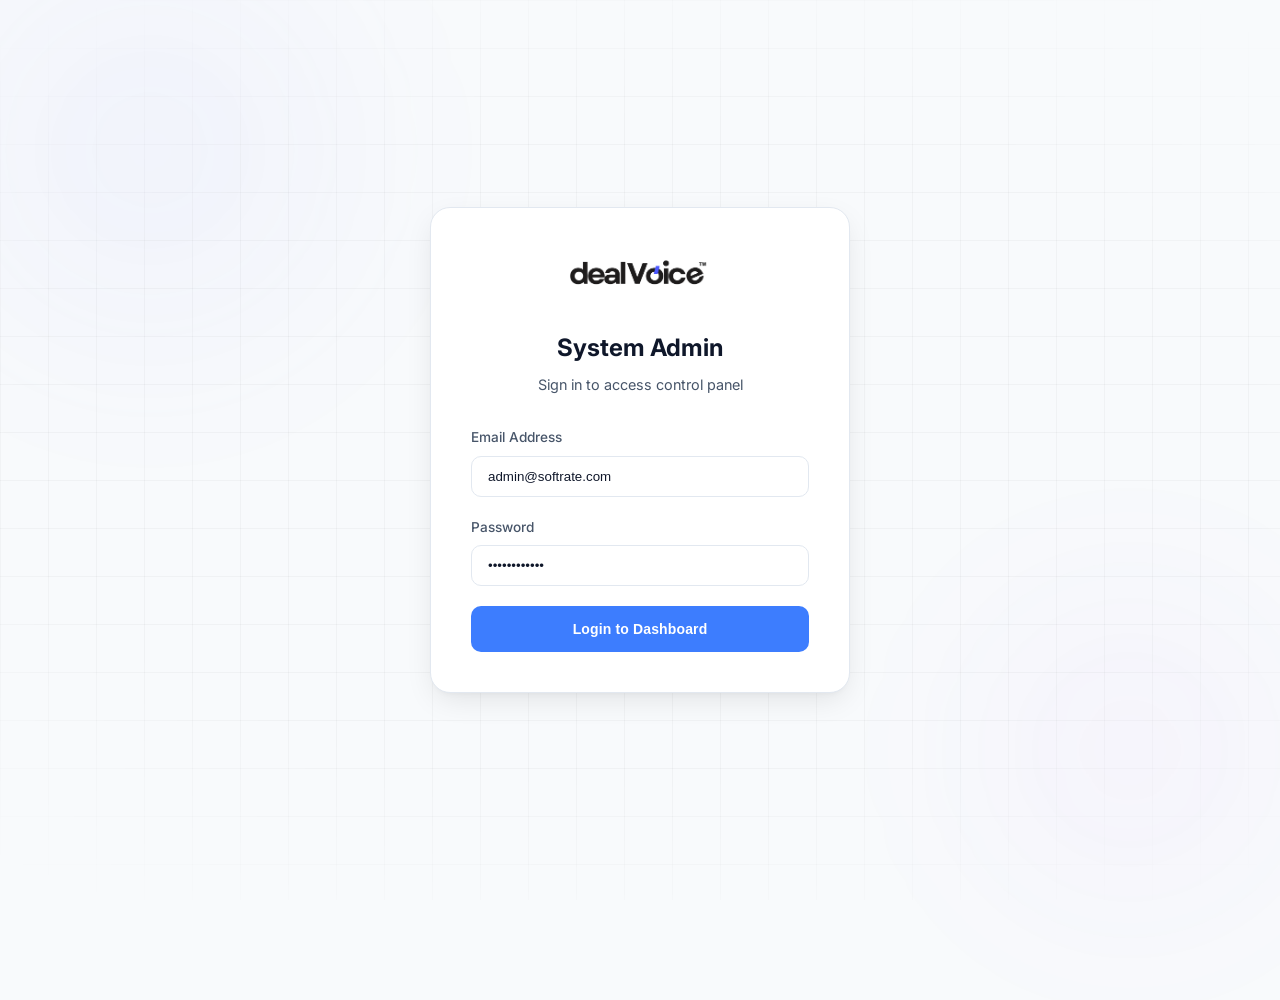
<file: index.html>
<!DOCTYPE html>
<html lang="en">
<head>
    <meta charset="UTF-8">
    <meta name="viewport" content="width=device-width, initial-scale=1.0">
    <title>Main Admin Login | DealVoice</title>
    <link rel="preconnect" href="https://fonts.googleapis.com">
    <link rel="preconnect" href="https://fonts.gstatic.com" crossorigin>
    <link href="https://fonts.googleapis.com/css2?family=Montserrat:wght@600;700&family=Inter:wght@400;500;600;700&display=swap" rel="stylesheet">
    <link rel="stylesheet" href="style.css">
</head>
<body class="auth-page">
    <div class="hero-bg-grid"></div>
    <div class="hero-orb hero-orb-1"></div>
    <div class="hero-orb hero-orb-2"></div>

    <div class="login-card">
        <div class="brand" style="justify-content: center; margin-bottom: 2rem;">
            <div class="brand-icon">
                <img src="assets/icon/logo.png" alt="DealVoice Logo">
            </div>
        </div>

        <h2 style="text-align:center; margin-bottom:0.5rem; font-weight:700;">System Admin</h2>
        <p style="text-align:center; margin-bottom:2rem; color:var(--text-2); font-size:0.9rem;">Sign in to access control panel</p>

        <div id="error" class="error-message"></div>

        <form id="loginForm">
            <div class="form-group">
                <label>Email Address</label>
                <input type="email" name="email" id="email" value="admin@softrate.com" placeholder="admin@softrate.com" required>
            </div>
            <div class="form-group">
                <label>Password</label>
                <input type="password" name="password" id="password" value="Softrate@123" placeholder="••••••••" required>
            </div>
            <button type="submit" class="btn btn-primary" style="width:100%; justify-content:center; padding:0.875rem;">Login to Dashboard</button>
        </form>
    </div>

    <script src="api.js"></script>
    <script>
        document.getElementById('loginForm').addEventListener('submit', async (e) => {
            e.preventDefault();
            const submitBtn = e.target.querySelector('button');
            const errorDiv = document.getElementById('error');
            
            submitBtn.innerText = 'Verifying...';
            submitBtn.disabled = true;
            errorDiv.style.display = 'none';

            const email = document.getElementById('email').value;
            const password = document.getElementById('password').value;

            try {
                const data = await api.login(email, password);
                if (data.success && data.token) {
                    localStorage.setItem('adminToken', data.token);
                    window.location.href = 'dashboard.html';
                } else {
                    errorDiv.style.display = 'block';
                    errorDiv.innerText = data.message || 'Invalid credentials';
                    submitBtn.innerText = 'Login to Dashboard';
                    submitBtn.disabled = false;
                }
            } catch (err) {
                errorDiv.style.display = 'block';
                errorDiv.innerText = 'Network Error: Could not connect to API.';
                submitBtn.innerText = 'Login to Dashboard';
                submitBtn.disabled = false;
            }
        });

        // Check if already logged in
        // though the form post will set a new one if they submit.
        const token = localStorage.getItem('adminToken');
        if (token) {
            window.location.href = 'dashboard.html';
        }
    </script>
</body>
</html>
</file>
<file: style.css>
:root {
    --bg:           #ffffff;
    --bg-main:      #f8fafc;
    --bg-card:      #ffffff;
    --bg-card-2:    #f8fafc;
    --sidebar-bg:   #ffffff;
    --card-hover:   #f1f5f9;
    --border:       #e2e8f0;
    --border-focus: #3D7DFE;
    --border-glow:  rgba(61, 125, 254, 0.2);
    --accent:       #3D7DFE;
    --accent-2:     #2563eb;
    --accent-glow:  rgba(61, 125, 254, 0.1);
    --blue:         #3D7DFE;
    --purple:       #6366f1;
    --green:        #10b981;
    --orange:       #f59e0b;
    --pink:         #ef4444;
    --red:          #ef4444;
    --text-1:       #0f172a;
    --text-2:       #475569;
    --text-3:       #94a3b8;
    --text-heading: #111827;
    --radius:       20px;
    --font-head:    'Montserrat', sans-serif;
    --font-body:    'Inter', sans-serif;
    --shadow:       0 1px 3px 0 rgba(0, 0, 0, 0.08), 0 1px 2px -1px rgba(0, 0, 0, 0.06);
    --shadow-md:    0 4px 6px -1px rgba(0, 0, 0, 0.08), 0 2px 4px -2px rgba(0, 0, 0, 0.06);
    --shadow-lg:    0 10px 30px -5px rgba(0, 0, 0, 0.1), 0 4px 6px -4px rgba(0, 0, 0, 0.05);
    
    /* Legacy aliases */
    --card-bg: var(--bg-card);
}

* {
    box-sizing: border-box;
    margin: 0;
    padding: 0;
}

body {
    font-family: var(--font-body);
    background-color: var(--bg-main);
    color: var(--text-1);
    line-height: 1.5;
}

/* Auth Pages (Login) */
.auth-page {
    display: flex;
    align-items: center;
    justify-content: center;
    min-height: 100vh;
    overflow: hidden;
    position: relative;
}

.hero-bg-grid {
    position: absolute;
    inset: 0;
    background-image:
        linear-gradient(rgba(0, 0, 0, 0.03) 1px, transparent 1px),
        linear-gradient(90deg, rgba(0, 0, 0, 0.03) 1px, transparent 1px);
    background-size: 48px 48px;
    z-index: 0;
    pointer-events: none;
    mask-image: radial-gradient(ellipse 80% 60% at 50% 50%, black 60%, transparent 100%);
}

.hero-orb {
    position: absolute;
    border-radius: 50%;
    filter: blur(80px);
    z-index: 0;
    pointer-events: none;
    opacity: 0.6;
}

.hero-orb-1 {
    width: 600px;
    height: 600px;
    background: radial-gradient(circle, rgba(99, 102, 241, 0.1) 0%, transparent 70%);
    top: -150px;
    left: -150px;
}

.hero-orb-2 {
    width: 500px;
    height: 500px;
    background: radial-gradient(circle, rgba(168, 85, 247, 0.08) 0%, transparent 70%);
    bottom: -100px;
    right: -100px;
}

.login-card {
    background: var(--bg-card);
    padding: 2.5rem;
    border-radius: var(--radius);
    width: 100%;
    max-width: 420px;
    box-shadow: var(--shadow-lg);
    border: 1px solid var(--border);
    z-index: 10;
    animation: slideUp 0.4s ease-out;
}

@keyframes slideUp {
    from { opacity: 0; transform: translateY(20px); }
    to { opacity: 1; transform: translateY(0); }
}

/* Common Components */
.brand {
    display: flex;
    align-items: center;
    gap: 12px;
}

.brand-icon {
    display: flex;
    align-items: center;
    justify-content: center;
}

.brand-icon img {
    width: 160px;
    height: 50px;
    object-fit: contain;
    border-radius: 12px;
}

.brand-name {
    font-family: var(--font-head);
    font-size: 1.5rem;
    font-weight: 700;
    color: var(--text-1);
    letter-spacing: -0.02em;
}

/* Dashboard Layout */
.dashboard-page {
    display: flex;
    min-height: 100vh;
}

.sidebar {
    width: 280px;
    background-color: var(--sidebar-bg);
    border-right: 1px solid var(--border);
    display: flex;
    flex-direction: column;
    padding: 2rem 1.5rem;
    flex-shrink: 0;
    position: sticky;
    top: 0;
    height: 100vh;
}

.main-content {
    flex: 1;
    padding: 2.5rem;
    overflow-y: auto;
}

.nav {
    display: flex;
    flex-direction: column;
    gap: 0.5rem;
    margin-top: 2rem;
}

.nav-item {
    display: flex;
    align-items: center;
    gap: 12px;
    padding: 0.75rem 1rem;
    border-radius: 10px;
    color: var(--text-2);
    text-decoration: none;
    transition: all 0.2s;
    font-weight: 500;
}

.nav-item:hover {
    background-color: var(--card-hover);
    color: var(--text-1);
}

.nav-item.active {
    color: var(--accent);
    background-color: var(--accent-glow);
    font-weight: 600;
}

/* Cards & Stats */
.stats-grid {
    display: grid;
    grid-template-columns: repeat(auto-fit, minmax(200px, 1fr));
    gap: 1.5rem;
    margin-bottom: 2.5rem;
}

.stat-card {
    background: var(--bg-card);
    padding: 1.5rem;
    border-radius: var(--radius);
    border: 1px solid var(--border);
    transition: transform 0.2s, border-color 0.2s;
    box-shadow: var(--shadow);
}

.stat-card:hover { 
    transform: translateY(-2px);
    box-shadow: var(--shadow-md);
}

.stat-label {
    color: var(--text-2);
    font-size: 0.75rem;
    font-weight: 600;
    text-transform: uppercase;
    letter-spacing: 0.05em;
    margin-bottom: 0.5rem;
}

.stat-value {
    font-size: 1.5rem;
    font-weight: 700;
    color: var(--text-1);
}

/* Tables */
.card {
    background: var(--bg-card);
    border-radius: var(--radius);
    border: 1px solid var(--border);
    overflow: hidden;
    box-shadow: var(--shadow-md);
}

.card-header {
    padding: 1.5rem;
    border-bottom: 1px solid var(--border);
    display: flex;
    justify-content: space-between;
    align-items: center;
}

table {
    width: 100%;
    border-collapse: collapse;
}

th {
    text-align: left;
    padding: 1rem 1.5rem;
    background: #f8fafc;
    color: var(--text-2);
    font-weight: 600;
    text-transform: uppercase;
    font-size: 0.7rem;
    letter-spacing: 0.05em;
    border-bottom: 1px solid var(--border);
}

td {
    padding: 1rem 1.5rem;
    border-bottom: 1px solid var(--border);
    vertical-align: middle;
}

tr:last-child td { border-bottom: none; }

tr:hover td { background-color: var(--card-hover); }

/* Forms */
.form-group {
    margin-bottom: 1.25rem;
}

label {
    display: block;
    margin-bottom: 0.5rem;
    font-size: 0.85rem;
    font-weight: 500;
    color: var(--text-2);
}

input {
    width: 100%;
    padding: 0.75rem 1rem;
    background: #fff;
    border: 1px solid var(--border);
    border-radius: 10px;
    color: var(--text-1);
    transition: all 0.2s;
    outline: none;
}

input:focus {
    border-color: var(--border-focus);
    box-shadow: 0 0 0 3px var(--accent-glow);
}

/* Buttons */
.btn {
    padding: 0.6rem 1.25rem;
    border-radius: 8px;
    font-weight: 600;
    font-size: 0.875rem;
    cursor: pointer;
    border: 1px solid transparent;
    transition: all 0.2s;
    display: inline-flex;
    align-items: center;
    gap: 8px;
}

.btn-primary {
    background: var(--accent);
    color: white;
    border-radius: 10px;
    letter-spacing: 0.01em;
}

.btn-primary:hover {
    opacity: 0.92;
    transform: translateY(-2px);
    box-shadow: 0 6px 20px rgba(61, 125, 254, 0.3);
}

.btn-approve {
    background: rgba(16, 185, 129, 0.1);
    color: var(--green);
}

.btn-approve:hover {
    background: var(--green);
    color: white;
}

.btn-reject {
    background: rgba(239, 68, 68, 0.1);
    color: var(--pink);
}

.btn-reject:hover {
    background: var(--pink);
    color: white;
}

.btn-logout {
    margin-top: auto;
    background: transparent;
    color: var(--text-2);
    border-color: var(--border);
}

.btn-logout:hover {
    background: #fff1f2;
    color: var(--pink);
    border-color: #fecaca;
}

/* Badges */
.badge {
    display: inline-flex;
    align-items: center;
    padding: 2px 10px;
    border-radius: 100px;
    font-size: 0.7rem;
    font-weight: 700;
    text-transform: uppercase;
    letter-spacing: 0.02em;
}

.status-request { background: rgba(61, 125, 254, 0.1); color: var(--accent-2); }
.status-trial   { background: rgba(16, 185, 129, 0.1); color: var(--green); }
.status-paid    { background: rgba(16, 185, 129, 0.1); color: var(--green); }
.status-due     { background: rgba(239, 68, 68, 0.1);  color: var(--pink); }
.status-pending { background: rgba(245, 158, 11, 0.1); color: var(--orange); }

/* Modal System */
.modal-overlay {
    position: fixed;
    inset: 0;
    background: rgba(15, 23, 42, 0.6);
    backdrop-filter: blur(8px);
    z-index: 2000;
    display: none;
    align-items: center;
    justify-content: center;
    padding: 1.5rem;
    animation: fadeIn 0.2s ease-out;
}

@keyframes fadeIn {
    from { opacity: 0; }
    to { opacity: 1; }
}

.modal-content {
    background: var(--bg-card);
    border-radius: var(--radius);
    width: 100%;
    max-width: 600px;
    box-shadow: var(--shadow-lg);
    border: 1px solid var(--border);
    position: relative;
    max-height: 90vh;
    display: flex;
    flex-direction: column;
    animation: slideUp 0.3s cubic-bezier(0.16, 1, 0.3, 1);
    overflow: hidden;
}

.modal-header {
    padding: 1.5rem 2rem;
    border-bottom: 1px solid var(--border);
    display: flex;
    justify-content: space-between;
    align-items: flex-start;
}

.modal-body {
    padding: 2rem;
    overflow-y: auto;
}

.modal-footer {
    padding: 1.5rem 2rem;
    border-top: 1px solid var(--border);
    display: flex;
    justify-content: flex-end;
    gap: 1rem;
    background: var(--bg-card-2);
}

.btn-close {
    background: transparent;
    border: none;
    color: var(--text-3);
    cursor: pointer;
    padding: 0.5rem;
    border-radius: 8px;
    transition: all 0.2s;
    display: flex;
    align-items: center;
    justify-content: center;
}

.btn-close:hover {
    background: var(--card-hover);
    color: var(--text-1);
}

.error-message {
    background: #fef2f2;
    color: #b91c1c;
    padding: 0.75rem;
    border-radius: 8px;
    margin-bottom: 1.5rem;
    font-size: 0.85rem;
    border: 1px solid #fee2e2;
    display: none;
}

/* Mobile Responsiveness */
@media (max-width: 768px) {
    .dashboard-page {
        flex-direction: column;
    }

    .sidebar {
        width: 280px;
        height: 100vh;
        position: fixed;
        top: 0;
        left: -280px;
        z-index: 1001;
        transition: left 0.3s cubic-bezier(0.4, 0, 0.2, 1);
        box-shadow: 10px 0 30px rgba(0,0,0,0.1);
    }

    .sidebar.open {
        left: 0;
    }

    .sidebar-overlay {
        position: fixed;
        inset: 0;
        background: rgba(0,0,0,0.4);
        backdrop-filter: blur(4px);
        z-index: 1000;
        display: none;
        opacity: 0;
        transition: opacity 0.3s ease;
    }

    .sidebar-overlay.open {
        display: block;
        opacity: 1;
    }

    .main-content {
        padding: 1.25rem;
        margin-top: 60px;
    }

    .stats-grid {
        grid-template-columns: repeat(2, 1fr);
        gap: 1rem;
    }

    .mobile-header {
        display: flex;
        align-items: center;
        justify-content: space-between;
        padding: 0 1.25rem;
        height: 90px;
        background: var(--sidebar-bg);
        border-bottom: 1px solid var(--border);
        position: fixed;
        top: 0;
        left: 0;
        right: 0;
        z-index: 999;
        box-shadow: 0 1px 2px rgba(0,0,0,0.05);
    }

    .hamburger {
        background: #f1f5f9;
        border: 1px solid var(--border);
        color: var(--text-2);
        cursor: pointer;
        padding: 0.5rem;
        border-radius: 8px;
        display: flex;
        align-items: center;
        justify-content: center;
        transition: all 0.2s;
    }

    .hamburger:active {
        background: #e2e8f0;
    }

    /* Table to Card Transition for Enterprise Directory */
    .card table, .card thead, .card tbody, .card th, .card td, .card tr {
        display: block;
    }

    .card thead {
        display: none; /* Hide header on mobile */
    }

    .card tr {
        padding: 1.5rem;
        border-bottom: 8px solid var(--bg); /* Spacing between cards */
        position: relative;
    }

    .card td {
        border-bottom: none;
        padding: 0.5rem 0;
        display: flex;
        justify-content: space-between;
        align-items: flex-start;
        text-align: right;
        gap: 1rem;
    }

    .card td::before {
        content: attr(data-label);
        font-weight: 700;
        color: var(--text-2);
        text-transform: uppercase;
        font-size: 0.7rem;
        letter-spacing: 0.05em;
        text-align: left;
        flex-shrink: 0;
    }

    .card td:first-child {
        justify-content: center;
        margin-bottom: 0.5rem;
        padding-bottom: 1rem;
        border-bottom: 1px solid var(--border);
        text-align: center;
    }
    
    .card td:first-child::before {
        display: none;
    }

    .card td:last-child {
        justify-content: center;
        margin-top: 1rem;
        padding-top: 1rem;
        border-top: 1px solid var(--border);
    }

    .card td:last-child::before {
        display: none;
    }

    .actions {
        width: 100%;
        justify-content: space-around;
    }

    .login-card {
        max-width: 92%;
        padding: 2rem 1.5rem;
    }
}

@media (min-width: 769px) {
    .mobile-header, .hamburger, .sidebar-overlay {
        display: none !important;
    }
}

@media (max-width: 480px) {
    .stats-grid {
        grid-template-columns: 1fr;
    }
    
    .main-content header h1 {
        font-size: 1.5rem;
    }
    
    .stat-card {
        padding: 1.25rem;
    }
}

/* Search Loading Spinner */
.search-spinner {
    width: 18px;
    height: 18px;
    border: 2.5px solid rgba(0, 0, 0, 0.08);
    border-top-color: var(--purple);
    border-radius: 50%;
    animation: search-spin 0.6s linear infinite;
}

@keyframes search-spin {
    to { transform: rotate(360deg); }
}
</file>
